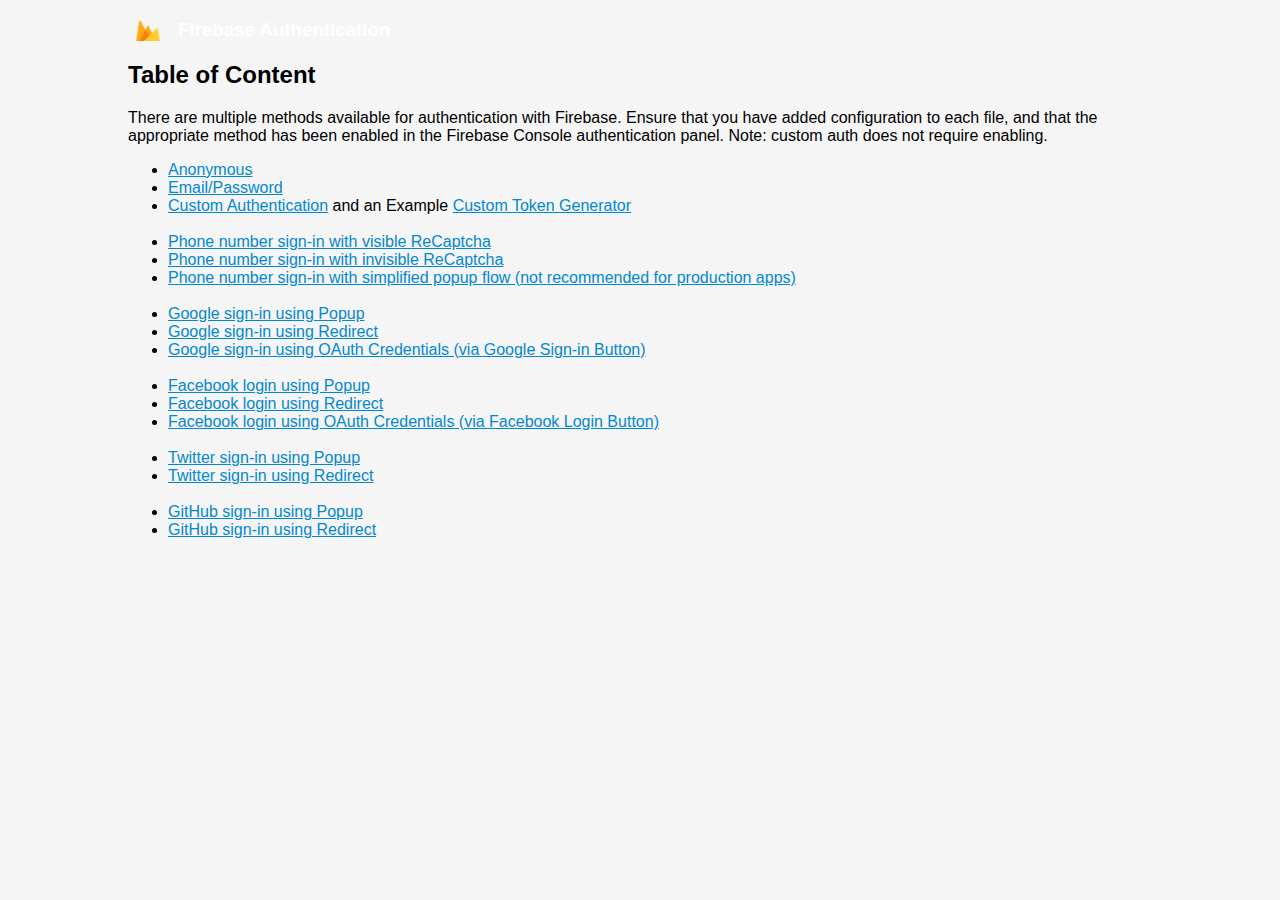
<file: test/auth/index.html>
<!DOCTYPE html>
<!--
Copyright (c) 2016 Google Inc.

Licensed under the Apache License, Version 2.0 (the "License");
you may not use this file except in compliance with the License.
You may obtain a copy of the License at

http://www.apache.org/licenses/LICENSE-2.0

Unless required by applicable law or agreed to in writing, software
distributed under the License is distributed on an "AS IS" BASIS,
WITHOUT WARRANTIES OR CONDITIONS OF ANY KIND, either express or implied.
See the License for the specific language governing permissions and
limitations under the License.
-->
<html>
<head>
  <meta charset=utf-8 />
  <meta name="viewport" content="width=device-width, initial-scale=1.0">
  <title>Firebase Authentication Example</title>

  <!-- Material Design Theming -->
  <link rel="stylesheet" href="https://code.getmdl.io/1.1.3/material.orange-indigo.min.css">
  <link rel="stylesheet" href="https://fonts.googleapis.com/icon?family=Material+Icons">
  <script defer src="https://code.getmdl.io/1.1.3/material.min.js"></script>

  <link rel="stylesheet" href="main.css">
</head>
<body>
<div class="demo-layout mdl-layout mdl-js-layout mdl-layout--fixed-header">

  <!-- Header section containing title -->
  <header class="mdl-layout__header mdl-color-text--white mdl-color--light-blue-700">
    <div class="mdl-cell mdl-cell--12-col mdl-cell--12-col-tablet mdl-grid">
      <div class="mdl-layout__header-row mdl-cell mdl-cell--12-col mdl-cell--12-col-tablet mdl-cell--8-col-desktop">
        <h3>Firebase Authentication</h3>
      </div>
    </div>
  </header>

  <main class="mdl-layout__content mdl-color--grey-100">
    <div class="mdl-cell mdl-cell--12-col mdl-cell--12-col-tablet mdl-grid">

      <!-- Container for the Table of content -->
      <div class="mdl-card mdl-shadow--2dp mdl-cell mdl-cell--12-col mdl-cell--12-col-tablet mdl-cell--12-col-desktop">
        <div class="mdl-card__title mdl-color--light-blue-600 mdl-color-text--white">
          <h2 class="mdl-card__title-text">Table of Content</h2>
        </div>
        <div class="mdl-card__supporting-text mdl-color-text--grey-600">
          <p>
            There are multiple methods available for authentication with Firebase. Ensure that
            you have added configuration to each file, and that the appropriate method has been
            enabled in the Firebase Console authentication panel. Note: custom auth does not require
            enabling.
          </p>

          <ul>
            <li><a href="anon.html">Anonymous</a></li>
            <li><a href="email.html">Email/Password</a></li>
            <li><a href="customauth.html">Custom Authentication</a> and an Example <a href="exampletokengenerator/auth.html">Custom Token Generator</a><br><br></li>

            <li><a href="phone-visible.html">Phone number sign-in with visible ReCaptcha</a></li>
            <li><a href="phone-invisible.html">Phone number sign-in with invisible ReCaptcha</a></li>
            <li><a href="phone-simple.html">Phone number sign-in with simplified popup flow (not recommended for production apps)</a><br><br></li>

            <li><a href="google-popup.html">Google sign-in using Popup</a></li>
            <li><a href="google-redirect.html">Google sign-in using Redirect</a></li>
            <li><a href="google-credentials.html">Google sign-in using OAuth Credentials (via Google Sign-in Button)</a><br><br></li>

            <li><a href="facebook-popup.html">Facebook login using Popup</a></li>
            <li><a href="facebook-redirect.html">Facebook login using Redirect</a></li>
            <li><a href="facebook-credentials.html">Facebook login using OAuth Credentials (via Facebook Login Button)</a><br><br></li>

            <li><a href="twitter-popup.html">Twitter sign-in using Popup</a></li>
            <li><a href="twitter-redirect.html">Twitter sign-in using Redirect</a><br><br></li>

            <li><a href="github-popup.html">GitHub sign-in using Popup</a></li>
            <li><a href="github-redirect.html">GitHub sign-in using Redirect</a></li>
          </ul>
        </div>
      </div>

    </div>
  </main>
</div>
</body>
</html>
</file>
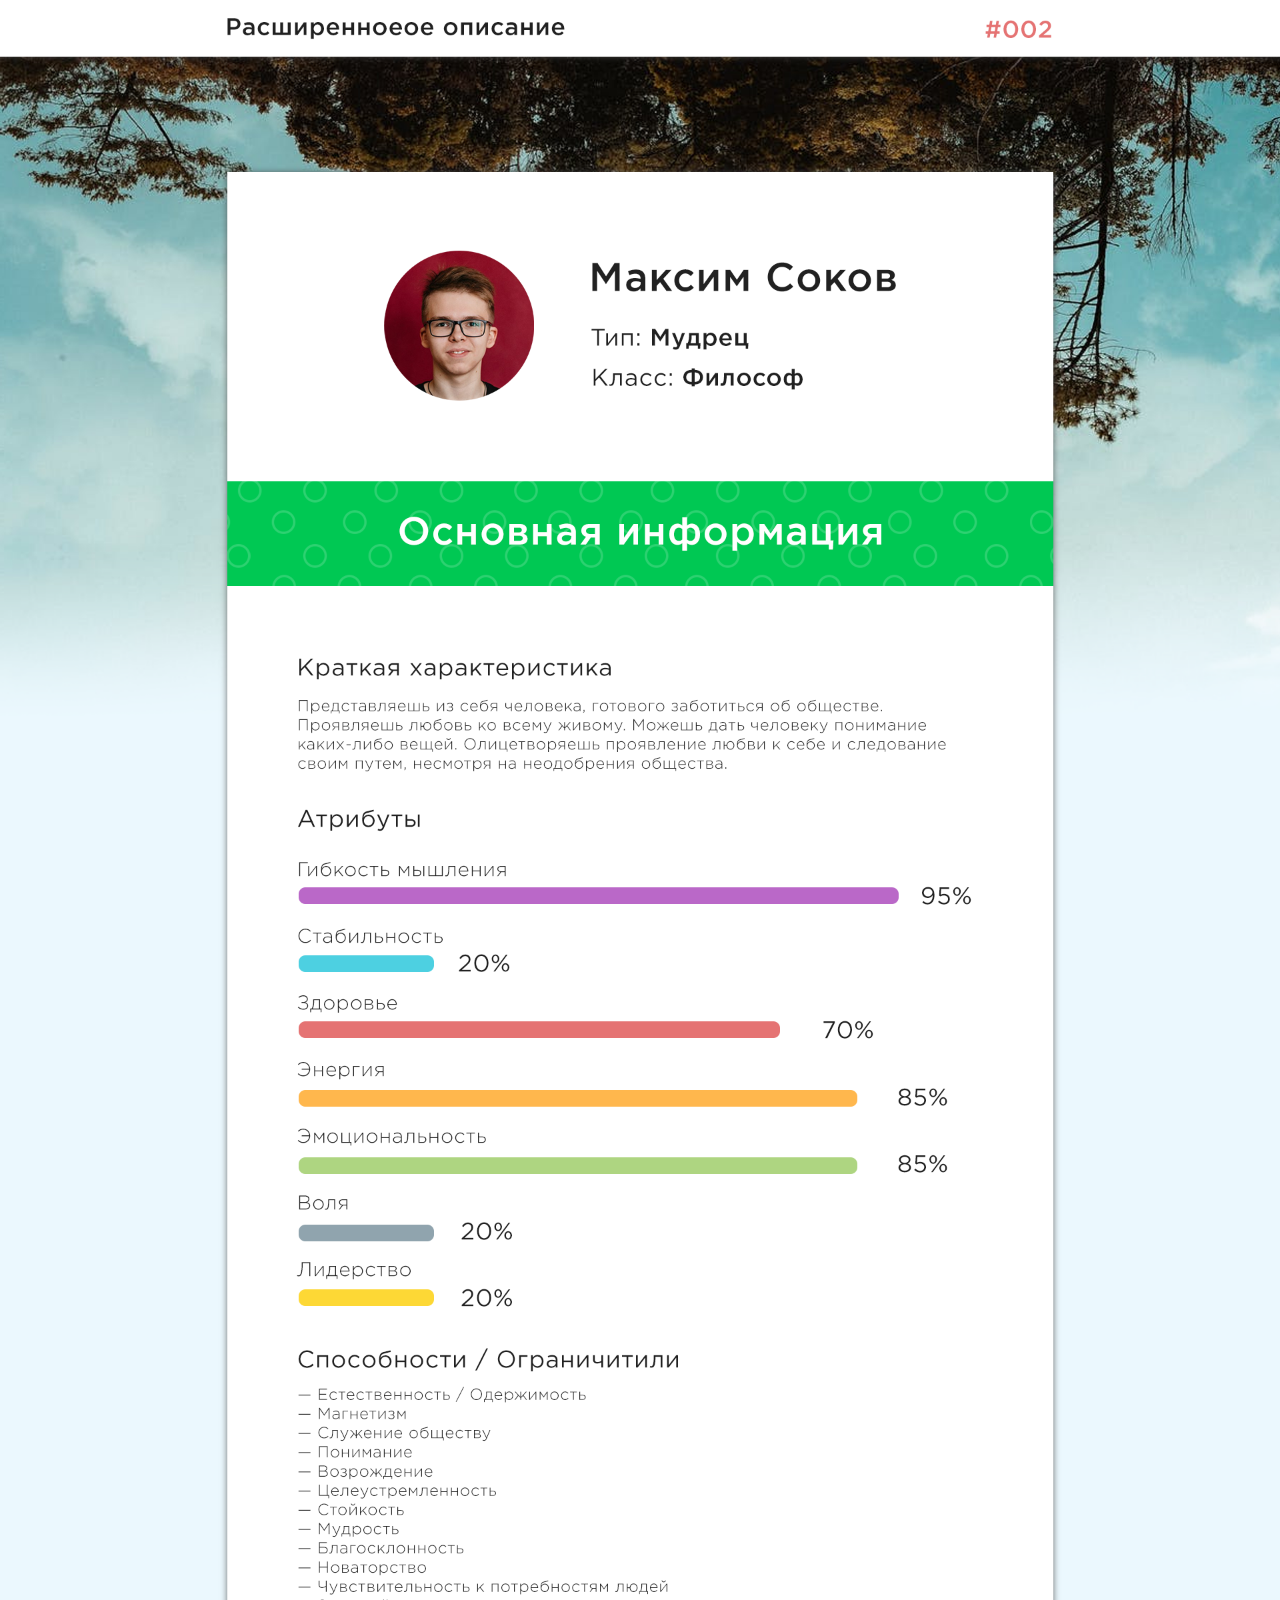
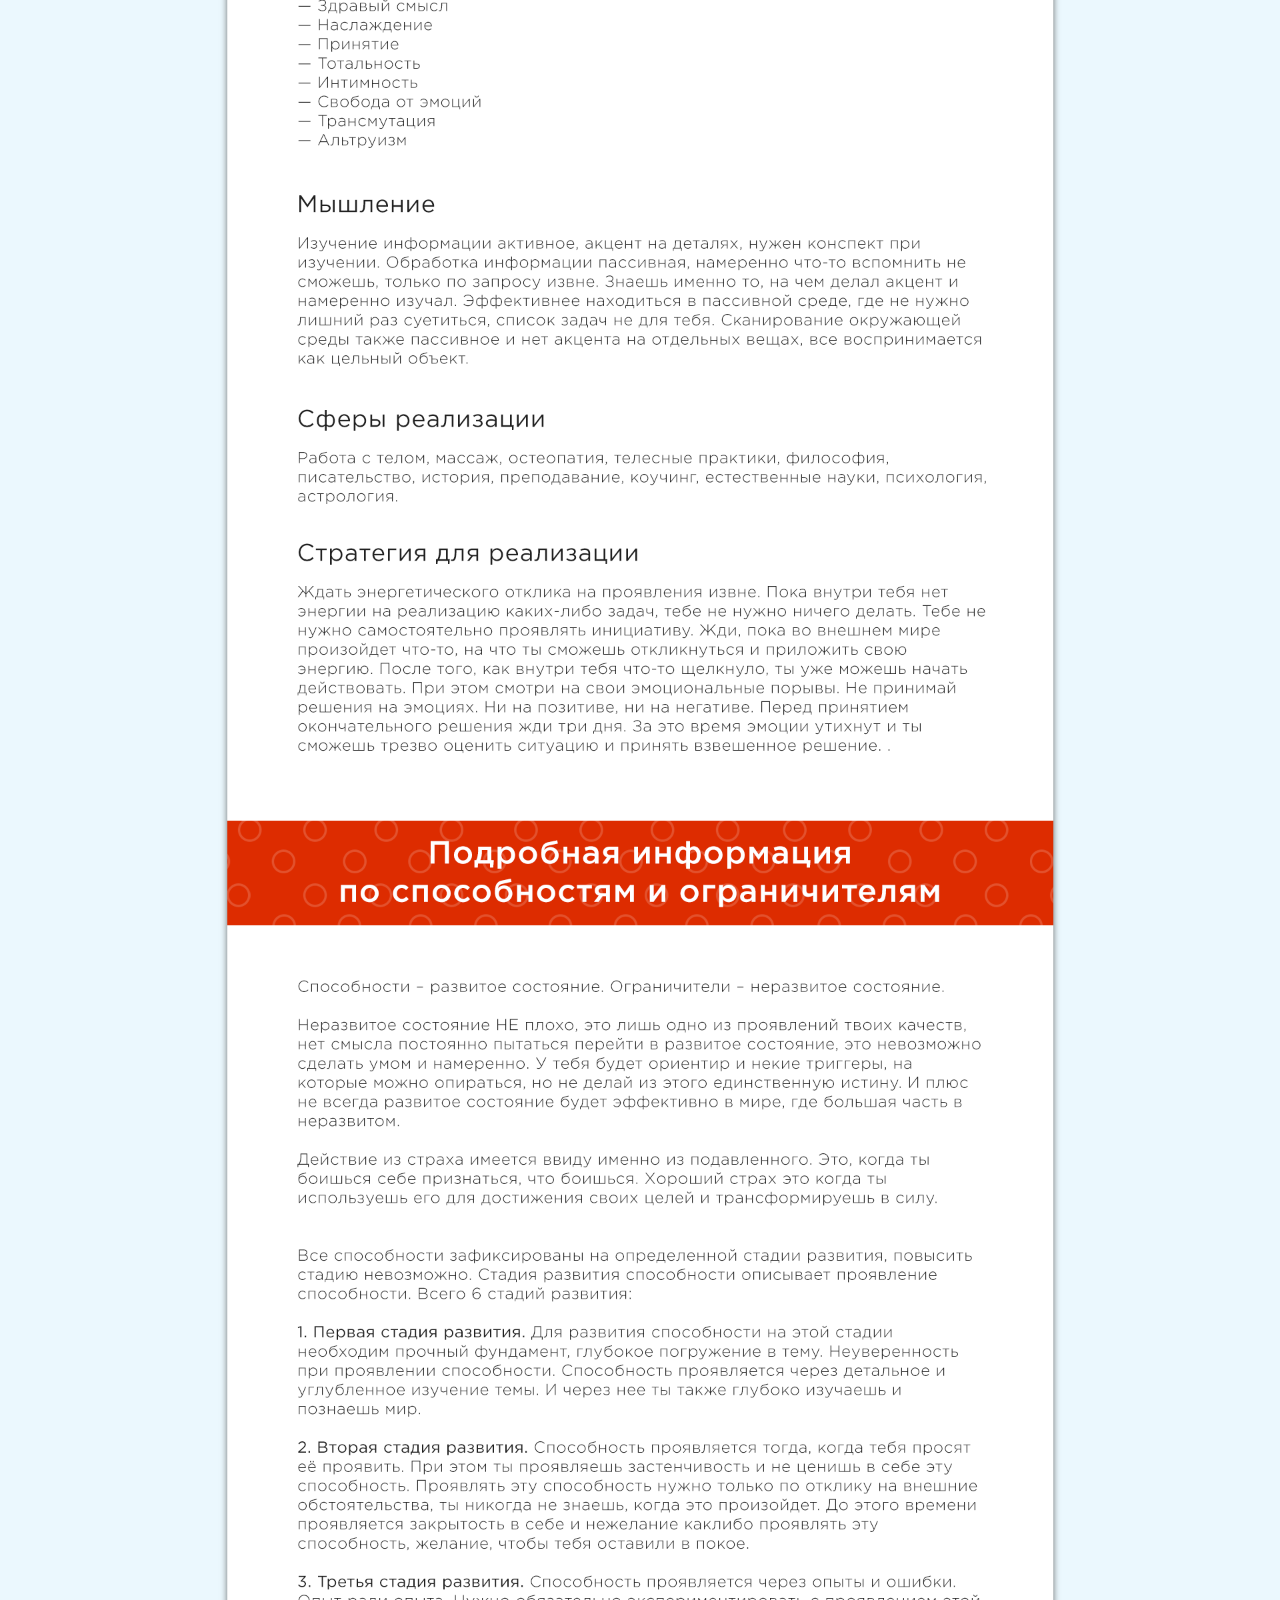
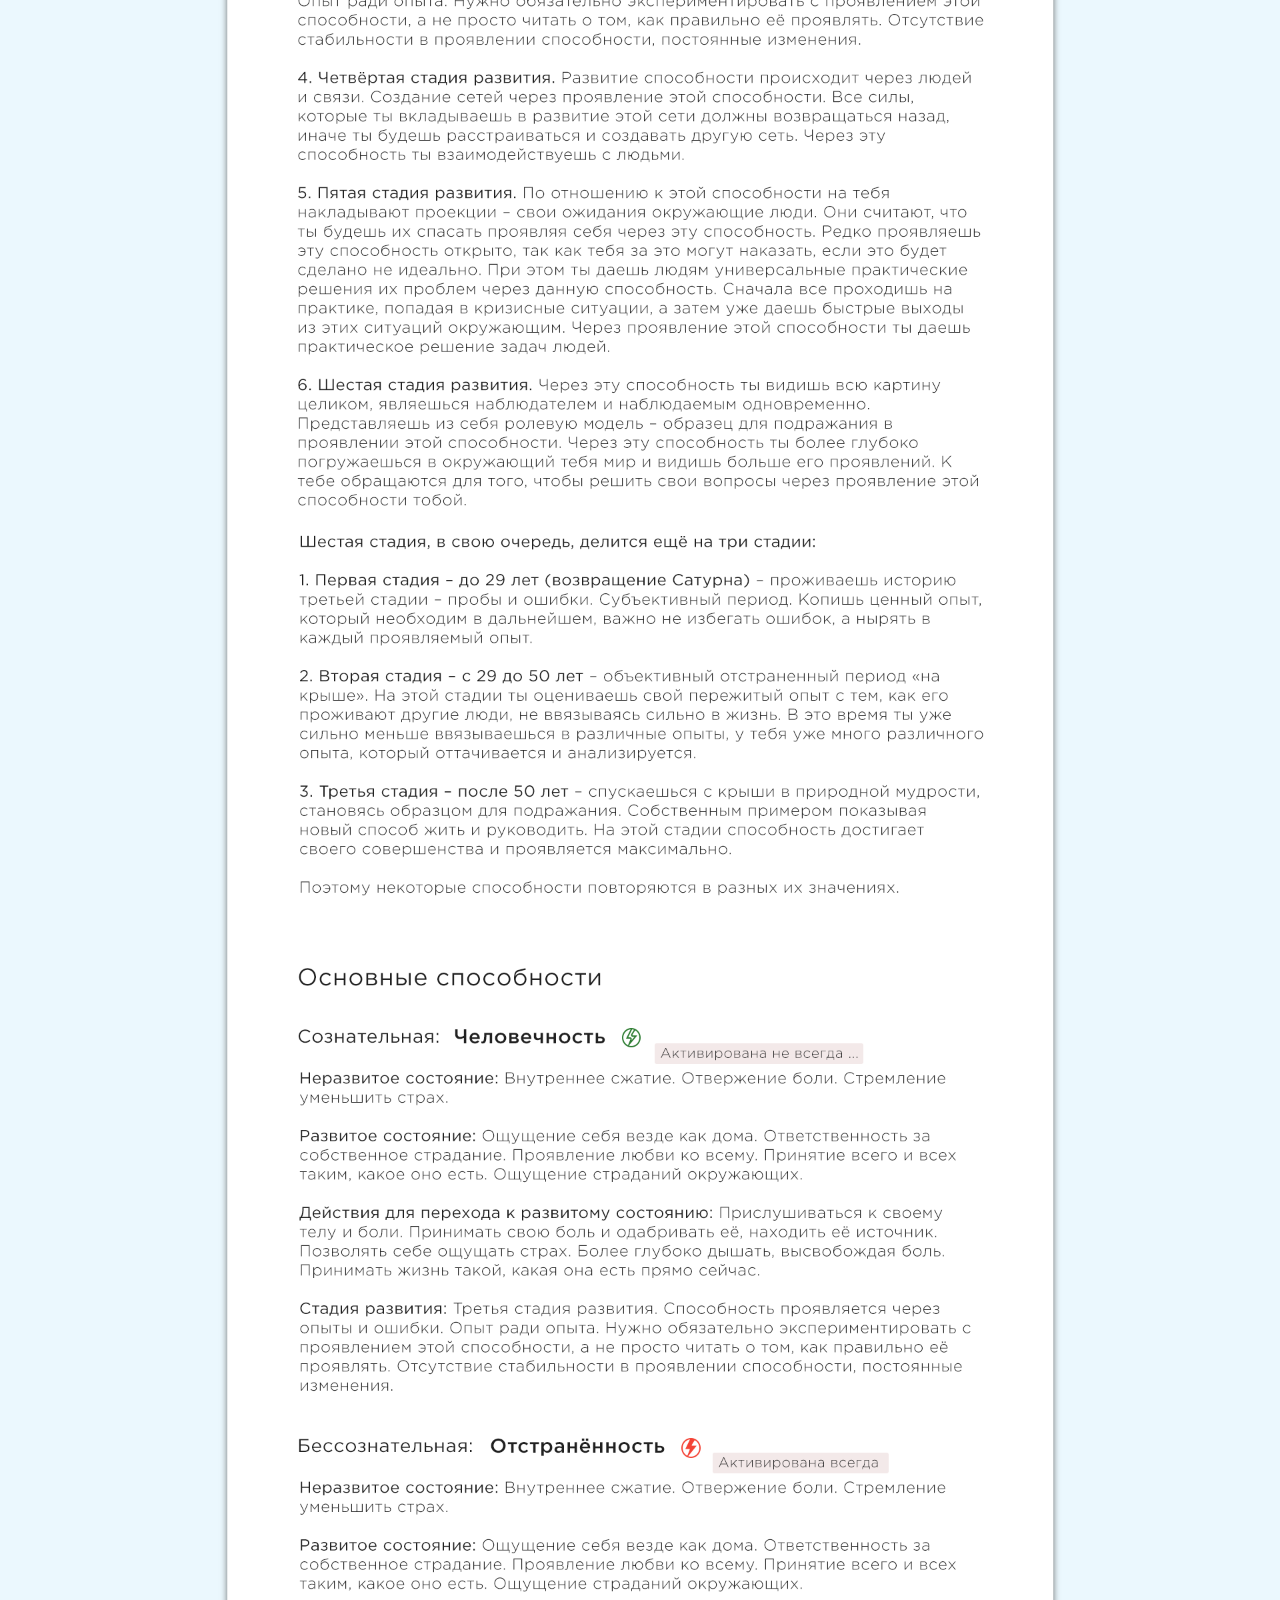
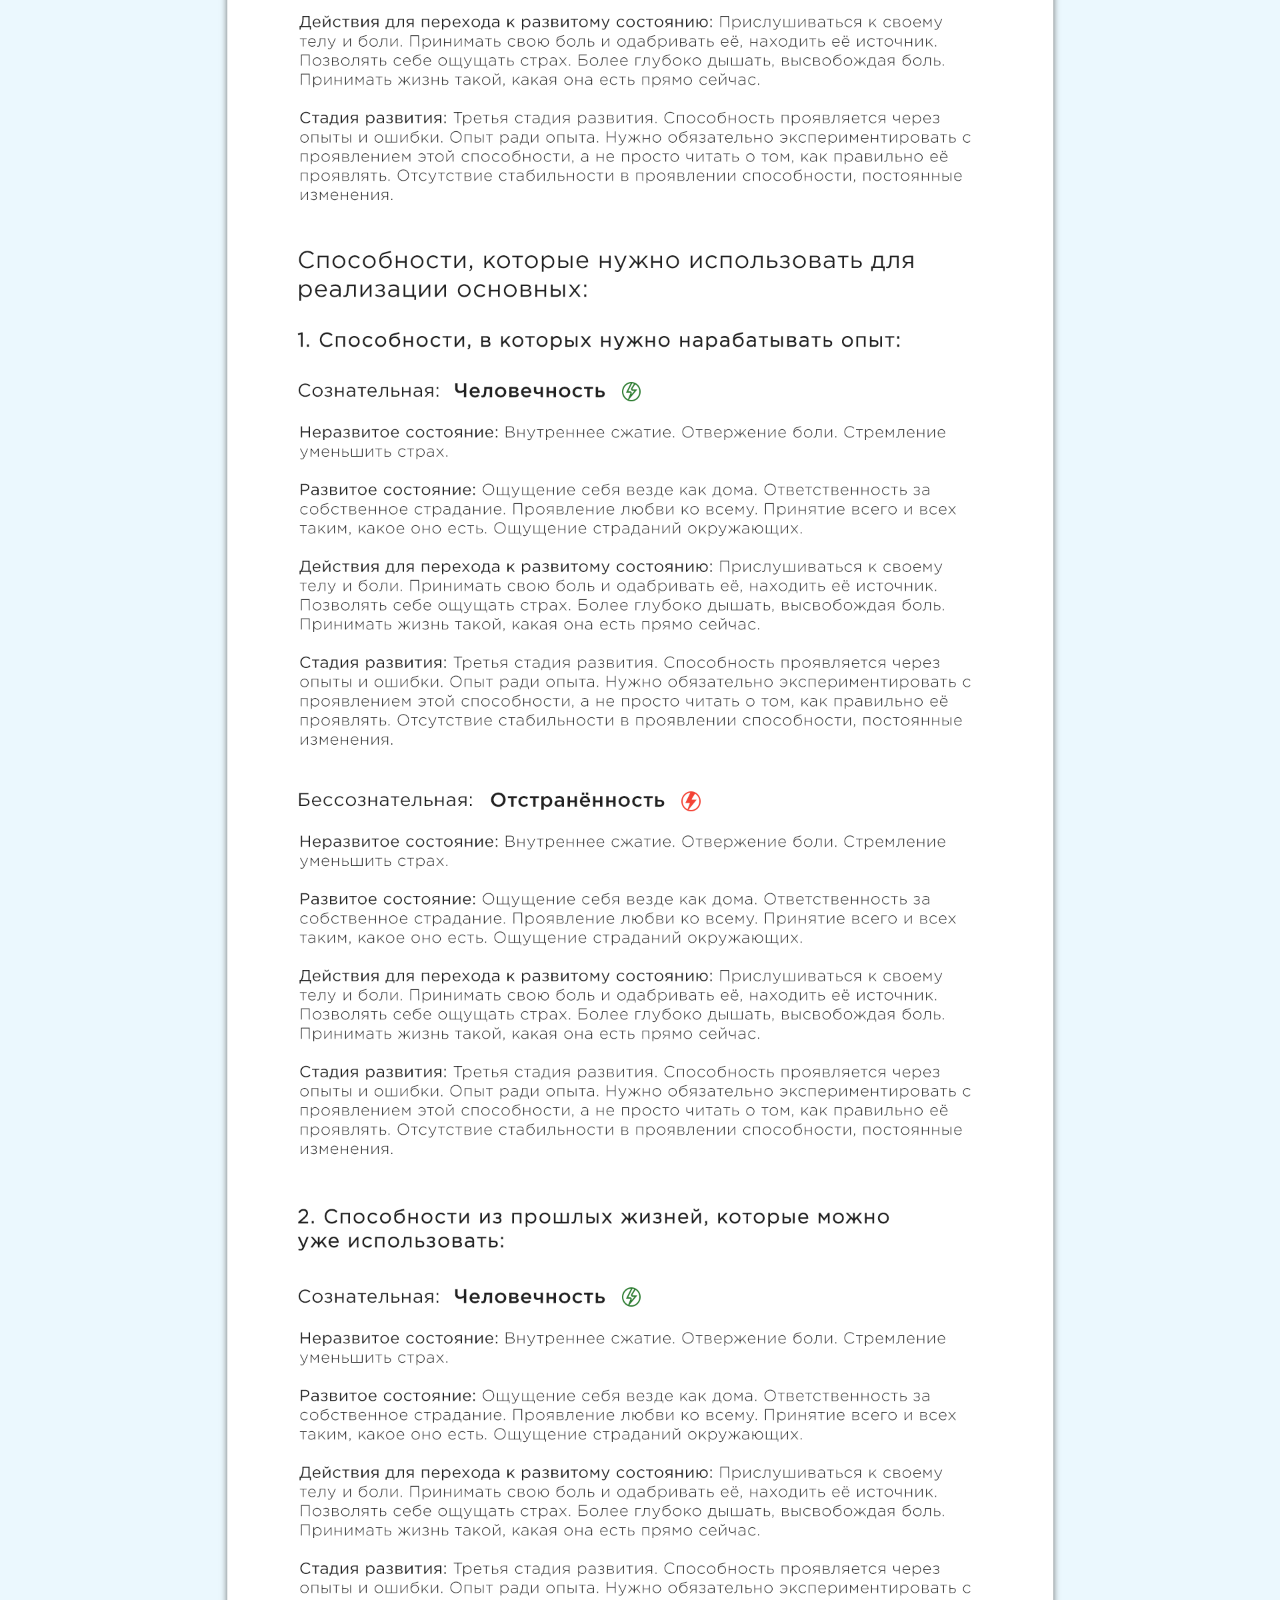
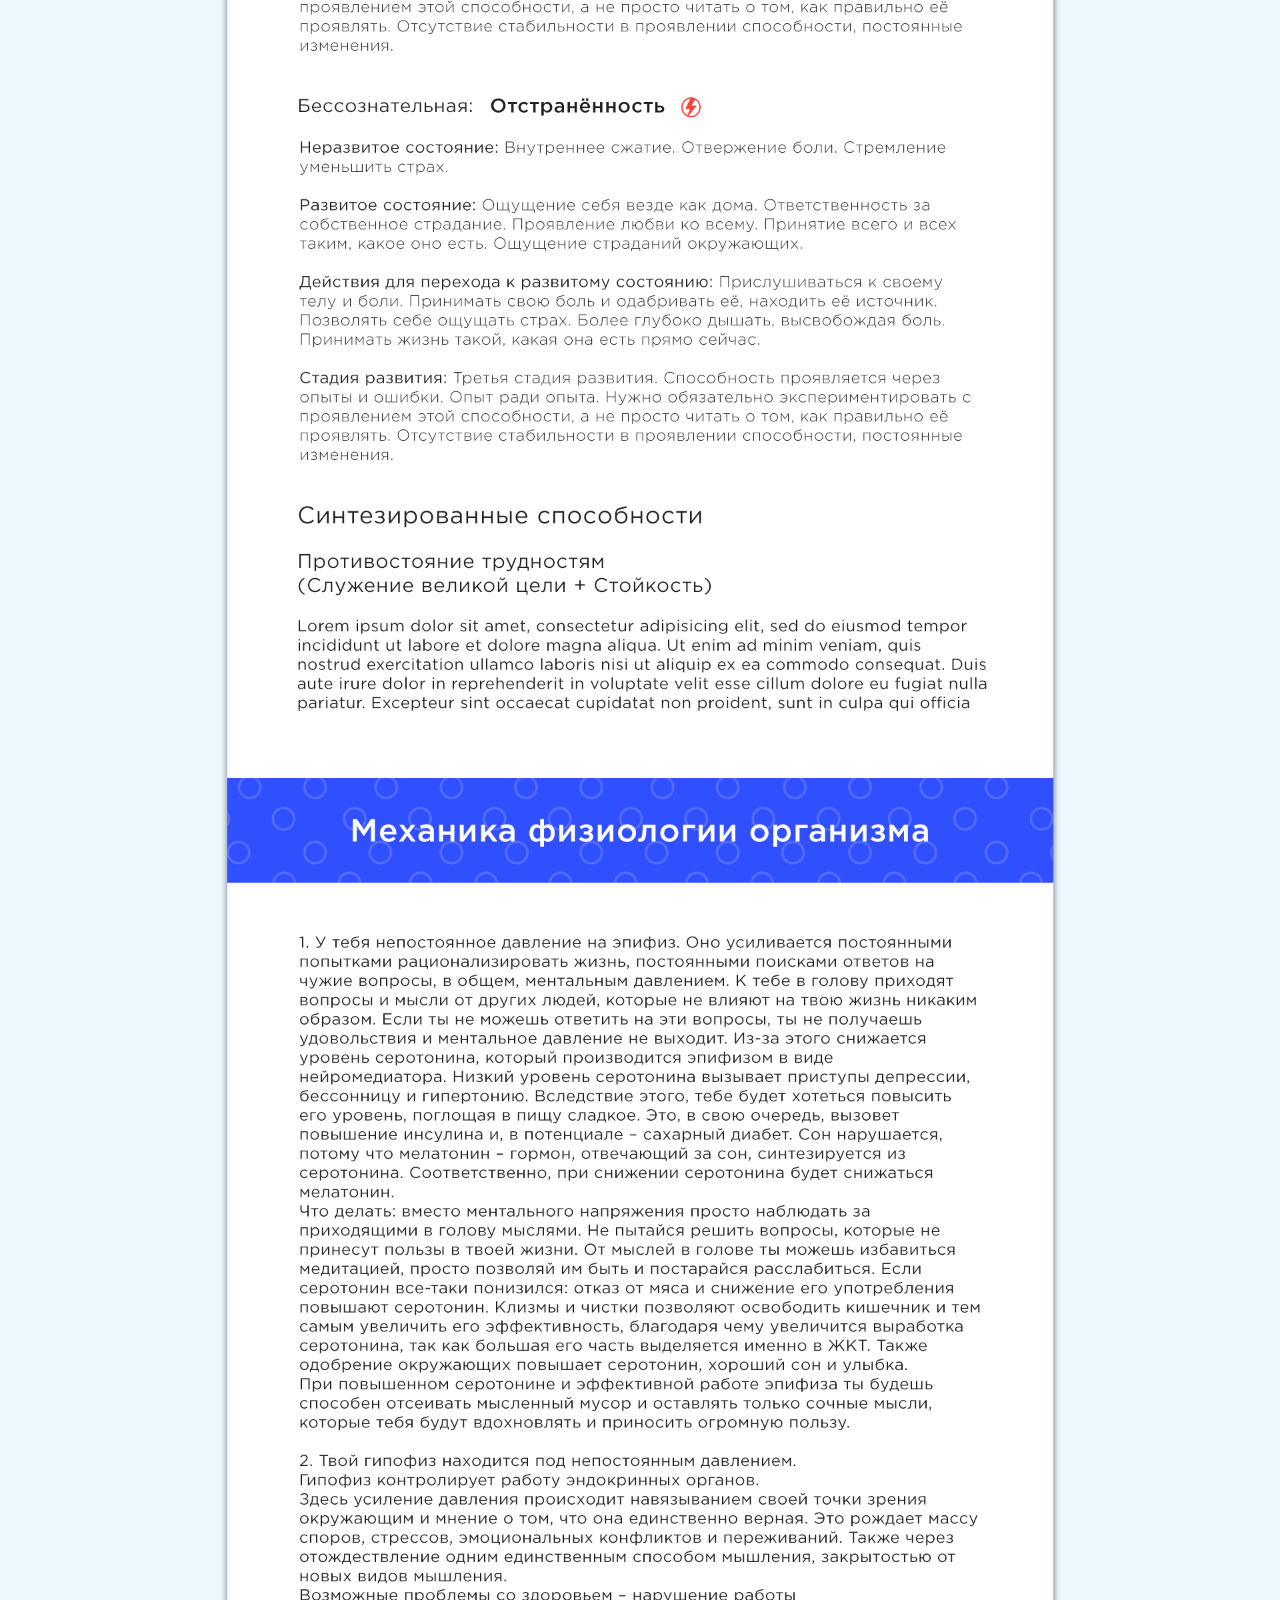
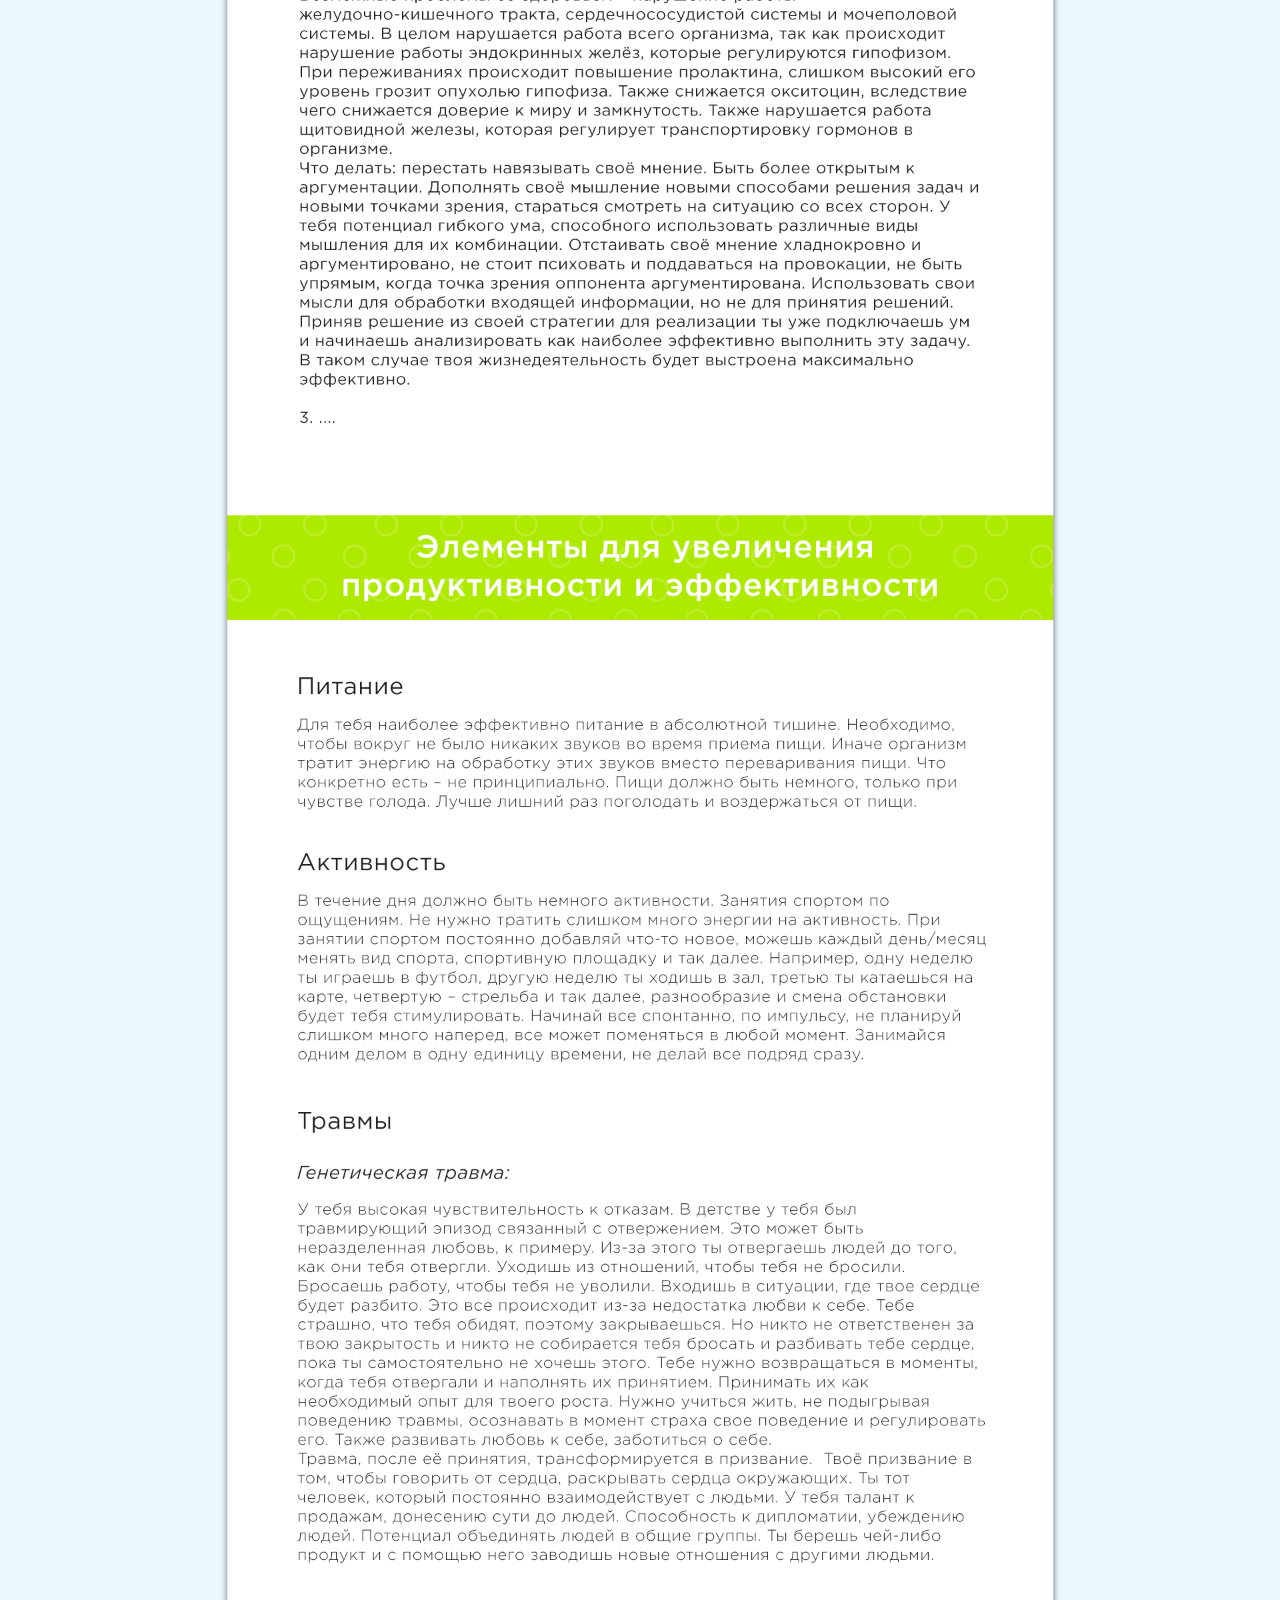
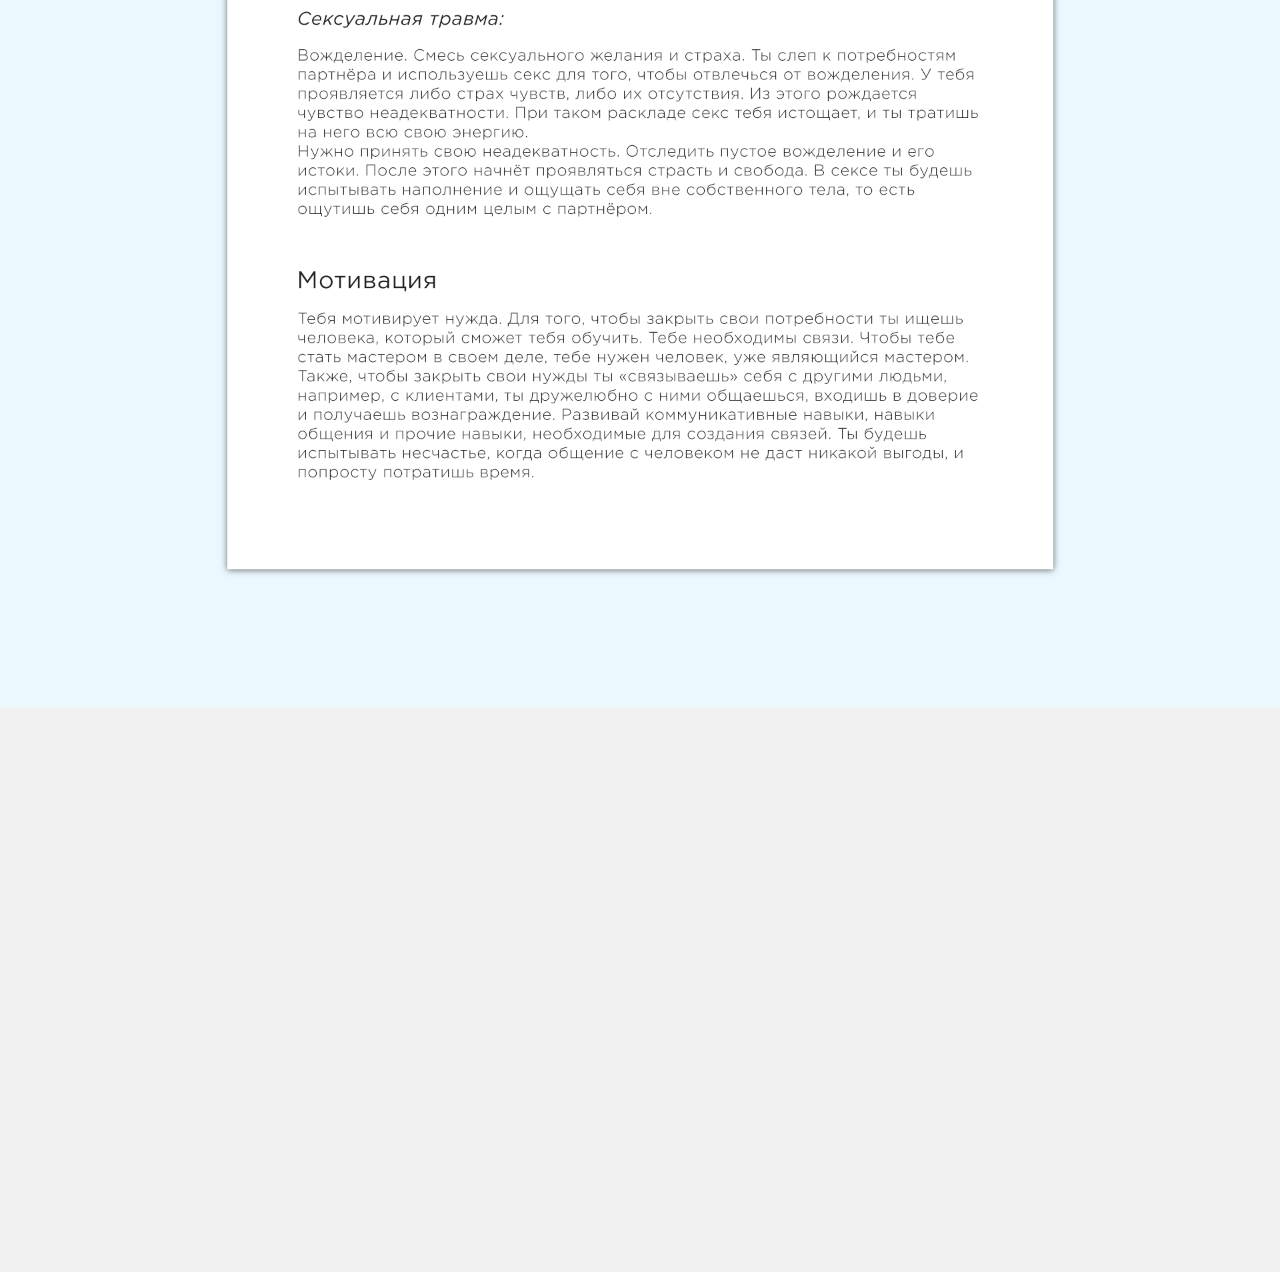
<file: test.html>
<!DOCTYPE html>
<html lang="en">
<head>
  <meta charset="UTF-8">
  <title>Document</title>
  <link rel="stylesheet" href="css/libs.min.css">
  <link rel="stylesheet" href="css/main.css">
  <link href="https://fonts.googleapis.com/css?family=Roboto" rel="stylesheet">
</head>
<body>
  <img src="img/bg.png" class="bg">
</body>
</html>
</file>
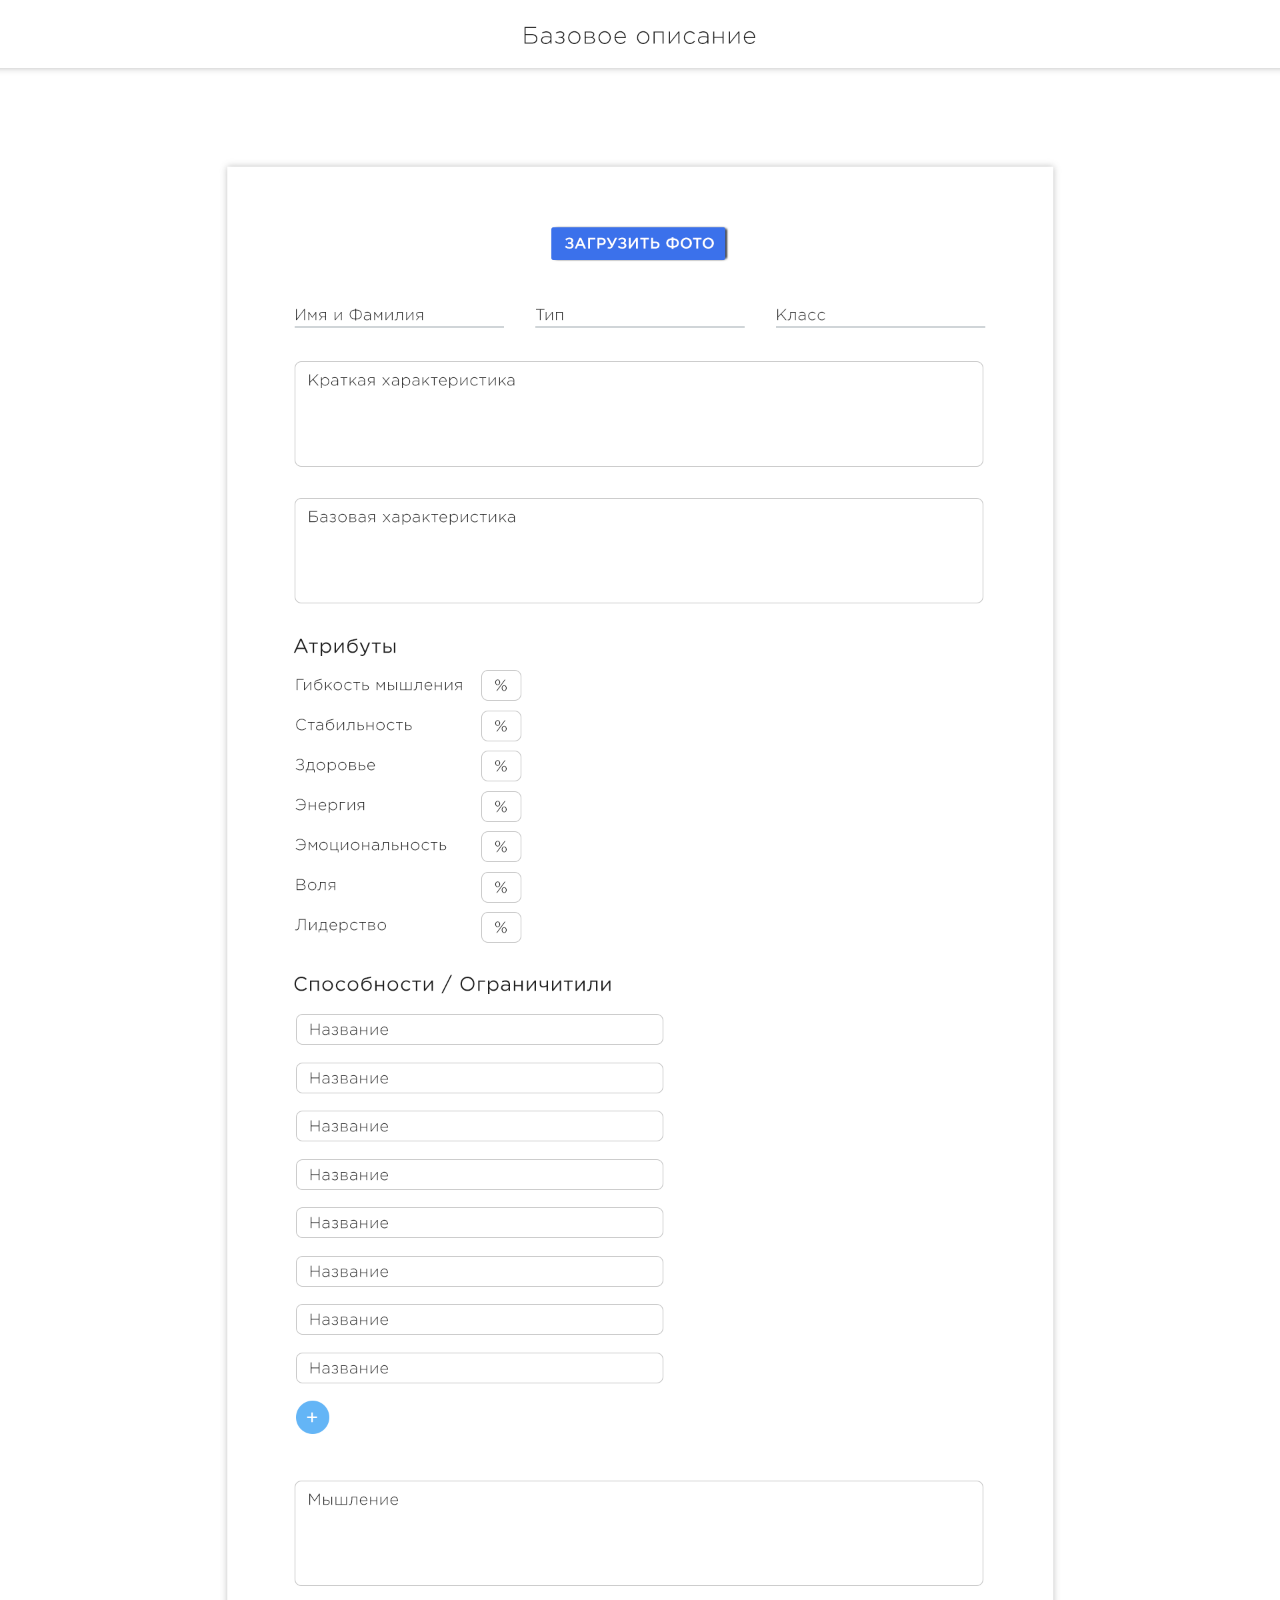
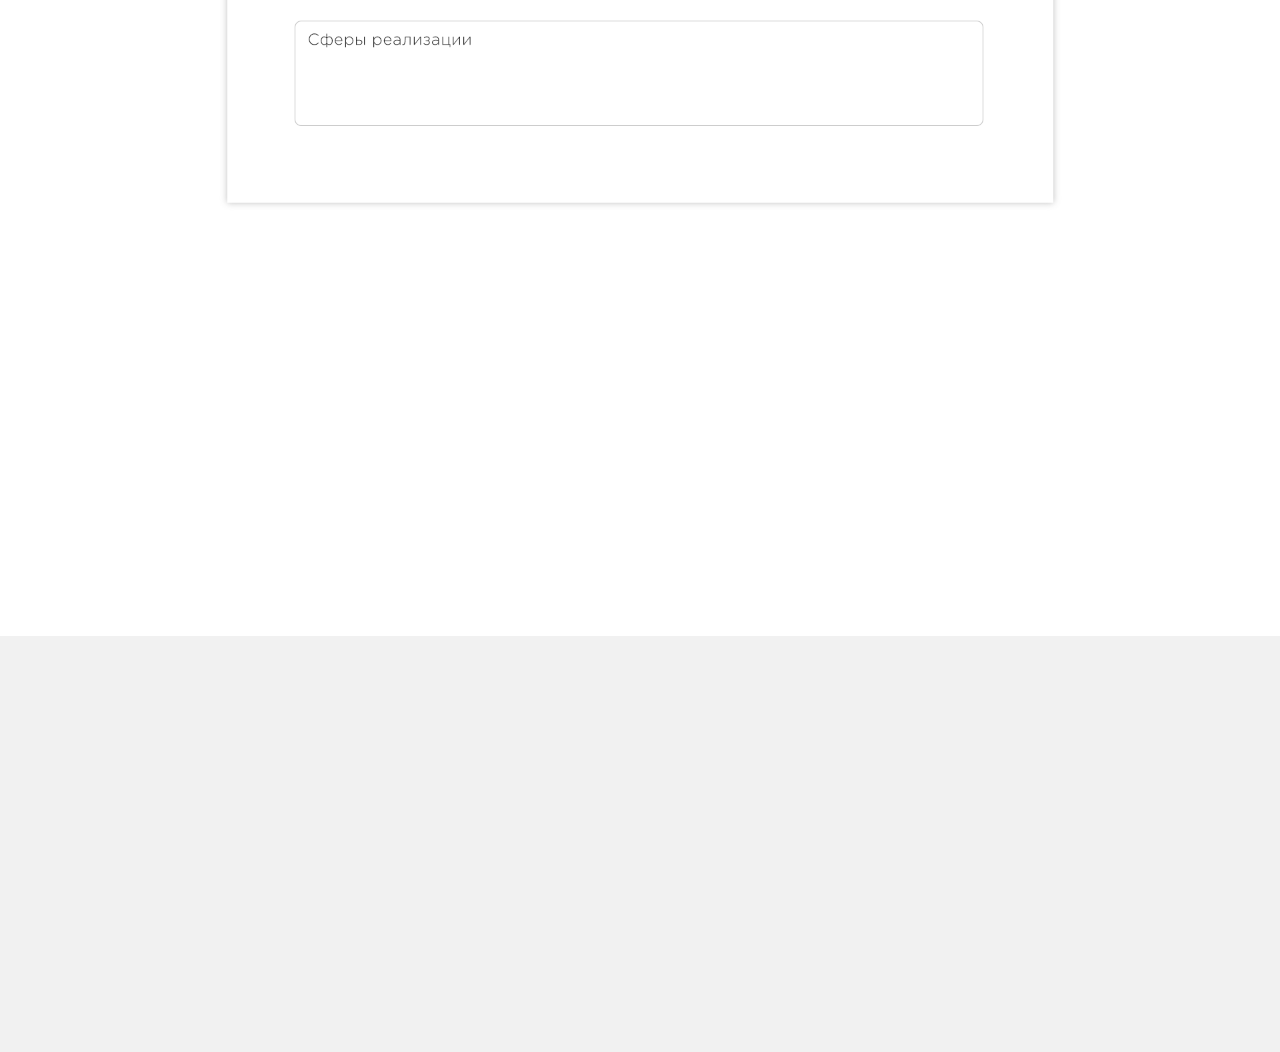
<file: edit/test.html>
<!DOCTYPE html>
<html lang="en">
<head>
  <meta charset="UTF-8">
  <title>Document</title>
  <link rel="stylesheet" href="css/libs.min.css">
  <link rel="stylesheet" href="css/main.css">
  <link href="https://fonts.googleapis.com/css?family=Roboto" rel="stylesheet">
</head>
<body>
  <img src="img/bg_edit.png" class="bg">
</body>
</html>
</file>
<file: test/auth/main.css>
/**
 * Copyright 2015 Google Inc. All Rights Reserved.
 *
 * Licensed under the Apache License, Version 2.0 (the "License");
 * you may not use this file except in compliance with the License.
 * You may obtain a copy of the License at
 *
 *      http://www.apache.org/licenses/LICENSE-2.0
 *
 * Unless required by applicable law or agreed to in writing, software
 * distributed under the License is distributed on an "AS IS" BASIS,
 * WITHOUT WARRANTIES OR CONDITIONS OF ANY KIND, either express or implied.
 * See the License for the specific language governing permissions and
 * limitations under the License.
 */

html, body {
  font-family: 'Roboto', 'Helvetica', sans-serif;
  background-color: #f5f5f5;
}
a {
  text-decoration: none;
}
li a {
  text-decoration: underline;
  color: #0288d1;
}
.mdl-card {
  overflow: visible;
}
.grecaptcha-logo {
  background-color: white;
}
.mdl-grid {
  max-width: 1024px;
  margin: auto;
}
.mdl-layout__header-row {
  padding: 0;
}
.quickstart-user-details-container, .user-details-container {
  margin-top: 20px;
  line-height: 25px;
}
#quickstart-sign-in-status, #sign-in-status {
  font-weight: bold;
}
pre {
  overflow-x: scroll;
  line-height: 18px;
}
code {
  white-space: pre-wrap;
  word-break: break-all;
}
h3 {
  background: url('firebase-logo.png') no-repeat;
  background-size: 40px;
  padding-left: 50px;
  color: white;
}
#verification-code-form {
  display:none;
}
#recaptcha-container {
  margin-top: 10px;
  margin-bottom: 20px;
}
#verify-code-button, #cancel-verify-code-button {
  margin-left: 20px;
}
#sign-out-button {
  display: none;
}
#sign-in-card {
  z-index: 2;
}
</file>
<file: css/main.css>
* {
  margin: 0px;
  padding: 0px; }

@font-face {
  font-family: "GothaProReg";
  src: url("../fonts/GothaProReg.otf"); }

@font-face {
  font-family: "GothaProLig";
  src: url("../fonts/GothaProLig.otf"); }

@font-face {
  font-family: "GothaProBol";
  src: url("../fonts/GothaProBol.otf"); }

@font-face {
  font-family: "GothaProMed";
  src: url("../fonts/GothaProMed.otf"); }

body {
  font-family: 'GothaProReg', sans-serif;
  background: #f1f1f1;
    background-padding: 10px 0px; }

p {
  font-family: 'GothaProLig', sans-serif;
  line-height: 20px;
  letter-spacing: 0.5px; }
  .t3 p {
    padding-bottom: 20px; }

b {
  font-family: 'GothaProBol', sans-serif; }

strong {
  font-family: 'GothaProBol', sans-serif; }

img.bbcode_img {
  padding: 10px 0px;
  max-width: 100%; }

.t1, .t2, .t3, .ts {
  display: none; }

.bg {
  position: absolute;
  width: 100%; }

.ava {
  width: 130px;
  height: 130px;
  -webkit-border-radius: 50%;
          border-radius: 50%;
  float: left;
  margin: 20px;
  margin-right: 30px;
  margin-top: -15px; }

.brs {
  -webkit-border-radius: 5px;
          border-radius: 5px;
  -webkit-box-shadow: 1px 1px 6px 0px rgba(0, 0, 0, 0.06);
          box-shadow: 1px 1px 6px 0px rgba(0, 0, 0, 0.06); }

#user {
  width: 750px;
  position: absolute;
  left: 50%;
  top: 100px;
  background: #fff;
  padding: 65px;
  margin-left: -440px;
  color: #262626; }

.b1 {
  height: 100px;
  width: 470px;
  margin: 0 auto;
  margin-bottom: 80px; }
  .b1 p {
    font-family: 'GothaProReg', sans-serif;
    font-size: 20px;
    padding-top: 10px; }
  .b1 h2 {
    padding-top: 0px; }

h1 {
  text-align: left;
  width: 840px;
  padding: 20px 0px;
  margin-left: -65px;
  text-align: center;
  color: #fff;
  margin-top: 50px;
  margin-bottom: 50px;
  padding: 20px; }
  h1.main {
    background: #00c853 url("../img/b1.png");
    line-height: 70px; }
  h1.dfoaac {
    background: #dd2c00 url("../img/b4.png"); }
  h1.elements {
    background: #aeea00 url("../img/b2.png"); }
  h1.mec {
    background: #304ffe url("../img/b3.png");
    line-height: 70px; }

h2 {
  margin: 25px 0px;
  font-weight: 100;
  padding-top: 10px;
  margin-bottom: 15px; }

li {
  list-style: none;
  margin: 10px 0px; }

#attributes p {
  margin-bottom: 10px;
  font-size: 18px; }

#attributes .progress {
  width: 690px;
  height: 15px; }

#attributes .show {
  height: 20px;
  -webkit-border-radius: 1em;
          border-radius: 1em;
  margin-right: 10px;
  min-width: 20px;
  float: left;
  -webkit-transition: all 0.5s;
  -o-transition: all 0.5s;
  transition: all 0.5s; }

#attributes .p1 {
  background: #ba68c8; }

#attributes .p2 {
  background: #4dd0e1; }

#attributes .p3 {
  background: #e88484; }

#attributes .p4 {
  background: #ffb74d; }

#attributes .p5 {
  background: #aed581; }

#attributes .p6 {
  background: #90a4ae; }

#attributes .p7 {
  background: #fdd835; }

#attributes .proc {
  line-height: 20px;
  margin-top: -14px; }

.reg {
  font-family: 'GothaProReg', sans-serif; }

.t3 ul {
  padding-left: 20px; }

.t3 .active-1, .t3 .active-2 {
  width: 25px;
  height: 25px;
  -webkit-border-radius: 50%;
          border-radius: 50%;
  background: url(../img/active.png);
  margin: -3px 10px 0px 0px;
  padding: 0px !important;
  -webkit-background-size: cover !important;
          background-size: cover !important; }

.t3 .active-2 {
  background: url(../img/no-active.png); }

.t3 .abilities .title {
  padding-bottom: 40px; }
  .t3 .abilities .title p {
    font-family: 'GothaProMed', sans-serif;
    margin-top: -1px;
    padding-bottom: 0px; }

.t3 .abilities .title p, .t3 .abilities .title b, .t3 .abilities .title .active-1, .t3 .abilities .title .active-2 {
  float: left;
  padding-right: 5px; }

.t3 h2 {
  margin-bottom: 45px; }

.t3 #sin h3 {
  margin: 20px 0px;
  font-size: 20px; }

.edit {
  float: right;
  margin-left: 15px; }

@media (max-width: 1050px) {
  #user {
    width: 90%;
    background: #fff;
    padding: 5%;
    margin-left: 0px;
    color: #262626;
    position: inherit;
    font-size: 15px; }
    #user h1 {
      text-align: left;
      width: 101.5%;
      padding: 10px 5%;
      text-align: center;
      color: #fff;
      margin-top: 50px;
      margin-left: -6%;
      margin-bottom: 50px;
      font-size: 1.5em; }
    #user #attributes .progress {
      width: 80%; }
    #user .b1 {
      height: auto;
      width: 100%;
      margin-bottom: 40px;
      text-align: center; }
      #user .b1 img {
        float: none;
        margin-top: 30px; }
      #user .b1 p {
        font-size: 16px; } }

.icon {
  float: left;
  height: 35px;
  margin-left: -50px;
  margin-top: -46px; }

.fb-share-button.fb_iframe_widget {
  float: left;
  margin: 10px; }

#tests {
  padding-top: 10px; }
</file>
<file: edit/css/main.css>
* {
  margin: 0px;
  padding: 0px; }

@font-face {
  font-family: "GothaProReg";
  src: url("../fonts/GothaProReg.otf"); }

@font-face {
  font-family: "GothaProLig";
  src: url("../fonts/GothaProLig.otf"); }

@font-face {
  font-family: "GothaProBol";
  src: url("../fonts/GothaProBol.otf"); }

@font-face {
  font-family: "GothaProIta";
  src: url("../fonts/GothaProIta.otf"); }

@font-face {
  font-family: "GothaProMed";
  src: url("../fonts/GothaProMed.otf"); }

body {
  font-family: 'GothaProLig', sans-serif;
  background: #f1f1f1; }

#b1, #b2, #b3 {
  display: none; }

.b1 p {
  font-family: 'GothaProReg', sans-serif;
  font-size: 20px; }

#b3 select {
  border: none;
  outline: none;
  padding: 5px;
  margin: 5px;
  width: 311px;
  border: solid 1px #9E9E9E;
  -webkit-border-radius: 5px;
          border-radius: 5px;
  font-size: 17px;
  margin-top: 15px; }

#b3 h2 {
  font-size: 24px;
  font-weight: 600; }

#b3 h3 {
  margin-top: 20px; }

#b3 li p {
  margin: 20px 5px;
  font-family: 'GothaProIta', sans-serif;
  font-size: 16px; }

#b3 #sin h2 {
  margin-bottom: 10px; }

#b3 #sin input {
  width: 725px; }

#b3 #sin li {
  margin-bottom: 20px; }

#b3 #sin button {
  margin-top: 0px; }

.bg {
  width: 100%; }

.inputfile {
  width: 0.1px;
  height: 0.1px;
  opacity: 0;
  overflow: hidden;
  position: absolute;
  z-index: -1; }

.inputfile + label * {
  pointer-events: none; }

.inputfile + label {
  color: #fff;
  background-color: #66b6f6; }

.inputfile + label {
  max-width: 80%;
  font-size: 1.25rem;
  font-weight: 700;
  -o-text-overflow: ellipsis;
     text-overflow: ellipsis;
  white-space: nowrap;
  cursor: pointer;
  display: inline-block;
  overflow: hidden;
  padding: 0.625rem 1.25rem;
  margin-bottom: 50px;
  -webkit-border-radius: 5px;
          border-radius: 5px; }

input[type="submit"] {
  max-width: 80%;
  font-size: 1.25rem;
  font-weight: 700;
  -o-text-overflow: ellipsis;
     text-overflow: ellipsis;
  white-space: nowrap;
  cursor: pointer;
  display: inline-block;
  overflow: hidden;
  padding: 0.625rem 1.25rem;
  margin-bottom: 50px;
  -webkit-border-radius: 5px;
          border-radius: 5px;
  color: #fff;
  background-color: #66b6f6;
  border: none;
  margin-top: 50px; }

.inputfile:focus + label, .inputfile.has-focus + label, .inputfile + label:hover {
  background-color: #5da8e4; }

#t1 {
  margin-top: 60px; }

h1#hd_type {
  text-align: left;
  width: 840px;
  padding: 20px 0px;
  margin-left: -65px;
  text-align: center;
  color: #fff;
  margin-top: 50px;
  margin-bottom: 50px;
  padding: 20px;
  margin-top: -65px;
  -webkit-border-radius: 5px 5px 0px 0px;
          border-radius: 5px 5px 0px 0px;
  background: #66b6f6; }

#type_show {
  display: table-caption;
  float: right;
  width: 350px;
  margin-top: -5px; }
  #type_show select {
    padding: 5px;
    margin: 12px 0px;
    outline: none; }

strong {
  font-family: 'GothaProBol', sans-serif; }

.reg {
  font-family: 'GothaProReg', sans-serif; }

p {
  font-family: 'GothaProLig', sans-serif;
  letter-spacing: 1px;
  font-size: 16px; }

h1 {
  margin: 25px 0px;
  text-align: center;
  font-family: 'GothaProBol', sans-serif;
  font-size: 26px; }

h2 {
  margin: 15px 0px;
  font-weight: 100;
  padding-top: 10px;
  margin-bottom: 15px; }

li {
  list-style: none; }

.ava {
  width: 130px;
  height: 130px;
  -webkit-border-radius: 50%;
          border-radius: 50%;
  margin: 20px;
  margin-right: 30px;
  margin-top: -15px; }

.brs {
  -webkit-border-radius: 5px;
          border-radius: 5px;
  -webkit-box-shadow: 1px 1px 6px 0px rgba(0, 0, 0, 0.06);
          box-shadow: 1px 1px 6px 0px rgba(0, 0, 0, 0.06); }

#user {
  width: 750px;
  position: absolute;
  left: 50%;
  top: 100px;
  background: #fff;
  padding: 65px;
  margin-left: -440px; }

input {
  border: none;
  outline: none;
  padding: 5px;
  margin: 5px;
  width: 300px;
  border: solid 1px #9E9E9E;
  -webkit-border-radius: 5px;
          border-radius: 5px;
  font-size: 17px; }
  #t1 input {
    border: none;
    border-bottom: solid 1px #9E9E9E;
    -webkit-border-radius: 0px;
            border-radius: 0px;
    width: 226px; }

textarea {
  margin: 20px 0px;
  min-width: 720px;
  max-width: 720px;
  outline: none;
  -webkit-border-radius: .5em;
          border-radius: .5em;
  padding: 10px;
  font-size: 17px;
  height: 100px; }

#photo {
  position: absolute;
  left: 50%;
  top: 50%;
  max-height: 50%;
  max-width: 50%; }

.cedit {
  background: #000;
  width: 100%;
  height: 100%;
  position: absolute;
  opacity: .9; }

.dn {
  display: none !important; }

#attributes li {
  margin: 10px 0px; }

#attributes p {
  float: left;
  line-height: 40px;
  width: 200px; }

#attributes input {
  width: 30px;
  text-align: center; }

button {
  background: #66b6f6;
  width: 40px;
  height: 40px;
  outline: none;
  border: none;
  color: #fff;
  -webkit-border-radius: 50%;
          border-radius: 50%;
  cursor: pointer;
  font-size: 25px;
  margin: 25px 0px; }

#you {
  display: table-caption;
  margin-top: 20px;
  width: 300px; }
  #you input {
    width: auto;
    float: left; }
  #you #you button {
    float: left;
    margin-top: 6px;
    margin-left: 10px;
    height: 30px;
    width: 30px;
    background: #E57373; }
</file>
<file: css/libs.min.css>
.mfp-bg{z-index:1042;overflow:hidden;background:#0b0b0b;opacity:.8}.mfp-bg,.mfp-wrap{top:0;left:0;width:100%;height:100%;position:fixed}.mfp-wrap{z-index:1043;outline:none!important;-webkit-backface-visibility:hidden}.mfp-container{text-align:center;position:absolute;width:100%;height:100%;left:0;top:0;padding:0 8px;box-sizing:border-box}.mfp-container:before{content:"";display:inline-block;height:100%;vertical-align:middle}.mfp-align-top .mfp-container:before{display:none}.mfp-content{position:relative;display:inline-block;vertical-align:middle;margin:0 auto;text-align:left;z-index:1045}.mfp-ajax-holder .mfp-content,.mfp-inline-holder .mfp-content{width:100%;cursor:auto}.mfp-ajax-cur{cursor:progress}.mfp-zoom-out-cur,.mfp-zoom-out-cur .mfp-image-holder .mfp-close{cursor:zoom-out}.mfp-zoom{cursor:pointer;cursor:zoom-in}.mfp-auto-cursor .mfp-content{cursor:auto}.mfp-arrow,.mfp-close,.mfp-counter,.mfp-preloader{-webkit-user-select:none;-moz-user-select:none;-ms-user-select:none;user-select:none}.mfp-loading.mfp-figure{display:none}.mfp-hide{display:none!important}.mfp-preloader{color:#ccc;position:absolute;top:50%;width:auto;text-align:center;margin-top:-.8em;left:8px;right:8px;z-index:1044}.mfp-preloader a{color:#ccc}.mfp-preloader a:hover{color:#fff}.mfp-s-error .mfp-content,.mfp-s-ready .mfp-preloader{display:none}button.mfp-arrow,button.mfp-close{overflow:visible;cursor:pointer;background:transparent;border:0;-webkit-appearance:none;display:block;outline:none;padding:0;z-index:1046;box-shadow:none;-ms-touch-action:manipulation;touch-action:manipulation}button::-moz-focus-inner{padding:0;border:0}.mfp-close{width:44px;height:44px;line-height:44px;position:absolute;right:0;top:0;text-decoration:none;text-align:center;opacity:.65;padding:0 0 18px 10px;color:#fff;font-style:normal;font-size:28px;font-family:Arial,Baskerville,monospace}.mfp-close:focus,.mfp-close:hover{opacity:1}.mfp-close:active{top:1px}.mfp-close-btn-in .mfp-close{color:#333}.mfp-iframe-holder .mfp-close,.mfp-image-holder .mfp-close{color:#fff;right:-6px;text-align:right;padding-right:6px;width:100%}.mfp-counter{position:absolute;top:0;right:0;color:#ccc;font-size:12px;line-height:18px;white-space:nowrap}.mfp-arrow{position:absolute;opacity:.65;margin:0;top:50%;margin-top:-55px;padding:0;width:90px;height:110px;-webkit-tap-highlight-color:transparent}.mfp-arrow:active{margin-top:-54px}.mfp-arrow:focus,.mfp-arrow:hover{opacity:1}.mfp-arrow:after,.mfp-arrow:before{content:"";display:block;width:0;height:0;position:absolute;left:0;top:0;margin-top:35px;margin-left:35px;border:medium inset transparent}.mfp-arrow:after{border-top-width:13px;border-bottom-width:13px;top:8px}.mfp-arrow:before{border-top-width:21px;border-bottom-width:21px;opacity:.7}.mfp-arrow-left{left:0}.mfp-arrow-left:after{border-right:17px solid #fff;margin-left:31px}.mfp-arrow-left:before{margin-left:25px;border-right:27px solid #3f3f3f}.mfp-arrow-right{right:0}.mfp-arrow-right:after{border-left:17px solid #fff;margin-left:39px}.mfp-arrow-right:before{border-left:27px solid #3f3f3f}.mfp-iframe-holder{padding-top:40px;padding-bottom:40px}.mfp-iframe-holder .mfp-content{line-height:0;width:100%;max-width:900px}.mfp-iframe-holder .mfp-close{top:-40px}.mfp-iframe-scaler{width:100%;height:0;overflow:hidden;padding-top:56.25%}.mfp-iframe-scaler iframe{position:absolute;display:block;top:0;left:0;width:100%;height:100%;box-shadow:0 0 8px rgba(0,0,0,.6);background:#000}img.mfp-img{width:auto;max-width:100%;height:auto;display:block;box-sizing:border-box;padding:40px 0;margin:0 auto}.mfp-figure,img.mfp-img{line-height:0}.mfp-figure:after{content:"";position:absolute;left:0;top:40px;bottom:40px;display:block;right:0;width:auto;height:auto;z-index:-1;box-shadow:0 0 8px rgba(0,0,0,.6);background:#444}.mfp-figure small{color:#bdbdbd;display:block;font-size:12px;line-height:14px}.mfp-figure figure{margin:0}.mfp-bottom-bar{margin-top:-36px;position:absolute;top:100%;left:0;width:100%;cursor:auto}.mfp-title{text-align:left;line-height:18px;color:#f3f3f3;word-wrap:break-word;padding-right:36px}.mfp-image-holder .mfp-content{max-width:100%}.mfp-gallery .mfp-image-holder .mfp-figure{cursor:pointer}@media screen and (max-height:300px),screen and (max-width:800px) and (orientation:landscape){.mfp-img-mobile .mfp-image-holder{padding-left:0;padding-right:0}.mfp-img-mobile img.mfp-img{padding:0}.mfp-img-mobile .mfp-figure:after{top:0;bottom:0}.mfp-img-mobile .mfp-figure small{display:inline;margin-left:5px}.mfp-img-mobile .mfp-bottom-bar{background:rgba(0,0,0,.6);bottom:0;margin:0;top:auto;padding:3px 5px;position:fixed;box-sizing:border-box}.mfp-img-mobile .mfp-bottom-bar:empty{padding:0}.mfp-img-mobile .mfp-counter{right:5px;top:3px}.mfp-img-mobile .mfp-close{top:0;right:0;width:35px;height:35px;line-height:35px;background:rgba(0,0,0,.6);position:fixed;text-align:center;padding:0}}@media (max-width:900px){.mfp-arrow{-webkit-transform:scale(.75);transform:scale(.75)}.mfp-arrow-left{-webkit-transform-origin:0;transform-origin:0}.mfp-arrow-right{-webkit-transform-origin:100%;transform-origin:100%}.mfp-container{padding-left:6px;padding-right:6px}}
</file>
<file: edit/css/libs.min.css>
.mfp-bg{z-index:1042;overflow:hidden;background:#0b0b0b;opacity:.8}.mfp-bg,.mfp-wrap{top:0;left:0;width:100%;height:100%;position:fixed}.mfp-wrap{z-index:1043;outline:none!important;-webkit-backface-visibility:hidden}.mfp-container{text-align:center;position:absolute;width:100%;height:100%;left:0;top:0;padding:0 8px;box-sizing:border-box}.mfp-container:before{content:"";display:inline-block;height:100%;vertical-align:middle}.mfp-align-top .mfp-container:before{display:none}.mfp-content{position:relative;display:inline-block;vertical-align:middle;margin:0 auto;text-align:left;z-index:1045}.mfp-ajax-holder .mfp-content,.mfp-inline-holder .mfp-content{width:100%;cursor:auto}.mfp-ajax-cur{cursor:progress}.mfp-zoom-out-cur,.mfp-zoom-out-cur .mfp-image-holder .mfp-close{cursor:zoom-out}.mfp-zoom{cursor:pointer;cursor:zoom-in}.mfp-auto-cursor .mfp-content{cursor:auto}.mfp-arrow,.mfp-close,.mfp-counter,.mfp-preloader{-webkit-user-select:none;-moz-user-select:none;-ms-user-select:none;user-select:none}.mfp-loading.mfp-figure{display:none}.mfp-hide{display:none!important}.mfp-preloader{color:#ccc;position:absolute;top:50%;width:auto;text-align:center;margin-top:-.8em;left:8px;right:8px;z-index:1044}.mfp-preloader a{color:#ccc}.mfp-preloader a:hover{color:#fff}.mfp-s-error .mfp-content,.mfp-s-ready .mfp-preloader{display:none}button.mfp-arrow,button.mfp-close{overflow:visible;cursor:pointer;background:transparent;border:0;-webkit-appearance:none;display:block;outline:none;padding:0;z-index:1046;box-shadow:none;-ms-touch-action:manipulation;touch-action:manipulation}button::-moz-focus-inner{padding:0;border:0}.mfp-close{width:44px;height:44px;line-height:44px;position:absolute;right:0;top:0;text-decoration:none;text-align:center;opacity:.65;padding:0 0 18px 10px;color:#fff;font-style:normal;font-size:28px;font-family:Arial,Baskerville,monospace}.mfp-close:focus,.mfp-close:hover{opacity:1}.mfp-close:active{top:1px}.mfp-close-btn-in .mfp-close{color:#333}.mfp-iframe-holder .mfp-close,.mfp-image-holder .mfp-close{color:#fff;right:-6px;text-align:right;padding-right:6px;width:100%}.mfp-counter{position:absolute;top:0;right:0;color:#ccc;font-size:12px;line-height:18px;white-space:nowrap}.mfp-arrow{position:absolute;opacity:.65;margin:0;top:50%;margin-top:-55px;padding:0;width:90px;height:110px;-webkit-tap-highlight-color:transparent}.mfp-arrow:active{margin-top:-54px}.mfp-arrow:focus,.mfp-arrow:hover{opacity:1}.mfp-arrow:after,.mfp-arrow:before{content:"";display:block;width:0;height:0;position:absolute;left:0;top:0;margin-top:35px;margin-left:35px;border:medium inset transparent}.mfp-arrow:after{border-top-width:13px;border-bottom-width:13px;top:8px}.mfp-arrow:before{border-top-width:21px;border-bottom-width:21px;opacity:.7}.mfp-arrow-left{left:0}.mfp-arrow-left:after{border-right:17px solid #fff;margin-left:31px}.mfp-arrow-left:before{margin-left:25px;border-right:27px solid #3f3f3f}.mfp-arrow-right{right:0}.mfp-arrow-right:after{border-left:17px solid #fff;margin-left:39px}.mfp-arrow-right:before{border-left:27px solid #3f3f3f}.mfp-iframe-holder{padding-top:40px;padding-bottom:40px}.mfp-iframe-holder .mfp-content{line-height:0;width:100%;max-width:900px}.mfp-iframe-holder .mfp-close{top:-40px}.mfp-iframe-scaler{width:100%;height:0;overflow:hidden;padding-top:56.25%}.mfp-iframe-scaler iframe{position:absolute;display:block;top:0;left:0;width:100%;height:100%;box-shadow:0 0 8px rgba(0,0,0,.6);background:#000}img.mfp-img{width:auto;max-width:100%;height:auto;display:block;box-sizing:border-box;padding:40px 0;margin:0 auto}.mfp-figure,img.mfp-img{line-height:0}.mfp-figure:after{content:"";position:absolute;left:0;top:40px;bottom:40px;display:block;right:0;width:auto;height:auto;z-index:-1;box-shadow:0 0 8px rgba(0,0,0,.6);background:#444}.mfp-figure small{color:#bdbdbd;display:block;font-size:12px;line-height:14px}.mfp-figure figure{margin:0}.mfp-bottom-bar{margin-top:-36px;position:absolute;top:100%;left:0;width:100%;cursor:auto}.mfp-title{text-align:left;line-height:18px;color:#f3f3f3;word-wrap:break-word;padding-right:36px}.mfp-image-holder .mfp-content{max-width:100%}.mfp-gallery .mfp-image-holder .mfp-figure{cursor:pointer}@media screen and (max-height:300px),screen and (max-width:800px) and (orientation:landscape){.mfp-img-mobile .mfp-image-holder{padding-left:0;padding-right:0}.mfp-img-mobile img.mfp-img{padding:0}.mfp-img-mobile .mfp-figure:after{top:0;bottom:0}.mfp-img-mobile .mfp-figure small{display:inline;margin-left:5px}.mfp-img-mobile .mfp-bottom-bar{background:rgba(0,0,0,.6);bottom:0;margin:0;top:auto;padding:3px 5px;position:fixed;box-sizing:border-box}.mfp-img-mobile .mfp-bottom-bar:empty{padding:0}.mfp-img-mobile .mfp-counter{right:5px;top:3px}.mfp-img-mobile .mfp-close{top:0;right:0;width:35px;height:35px;line-height:35px;background:rgba(0,0,0,.6);position:fixed;text-align:center;padding:0}}@media (max-width:900px){.mfp-arrow{-webkit-transform:scale(.75);transform:scale(.75)}.mfp-arrow-left{-webkit-transform-origin:0;transform-origin:0}.mfp-arrow-right{-webkit-transform-origin:100%;transform-origin:100%}.mfp-container{padding-left:6px;padding-right:6px}}
</file>
